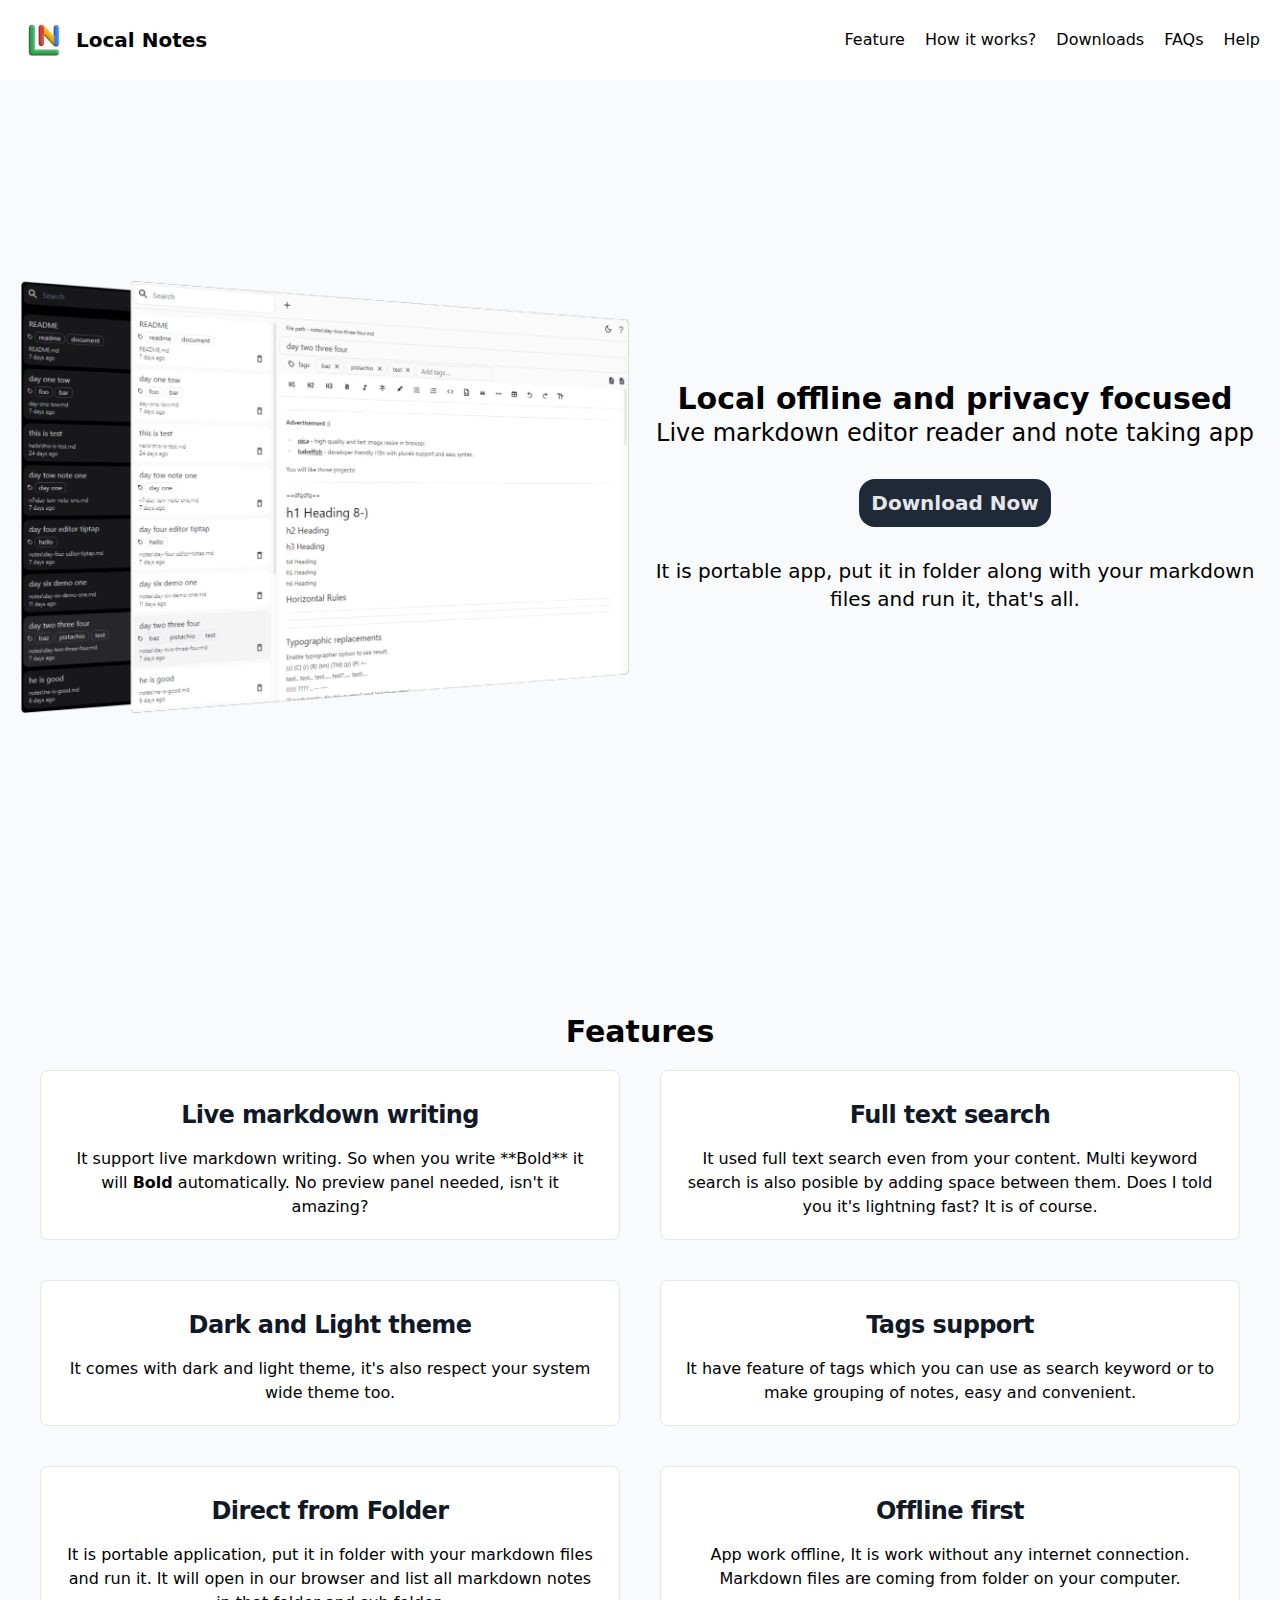
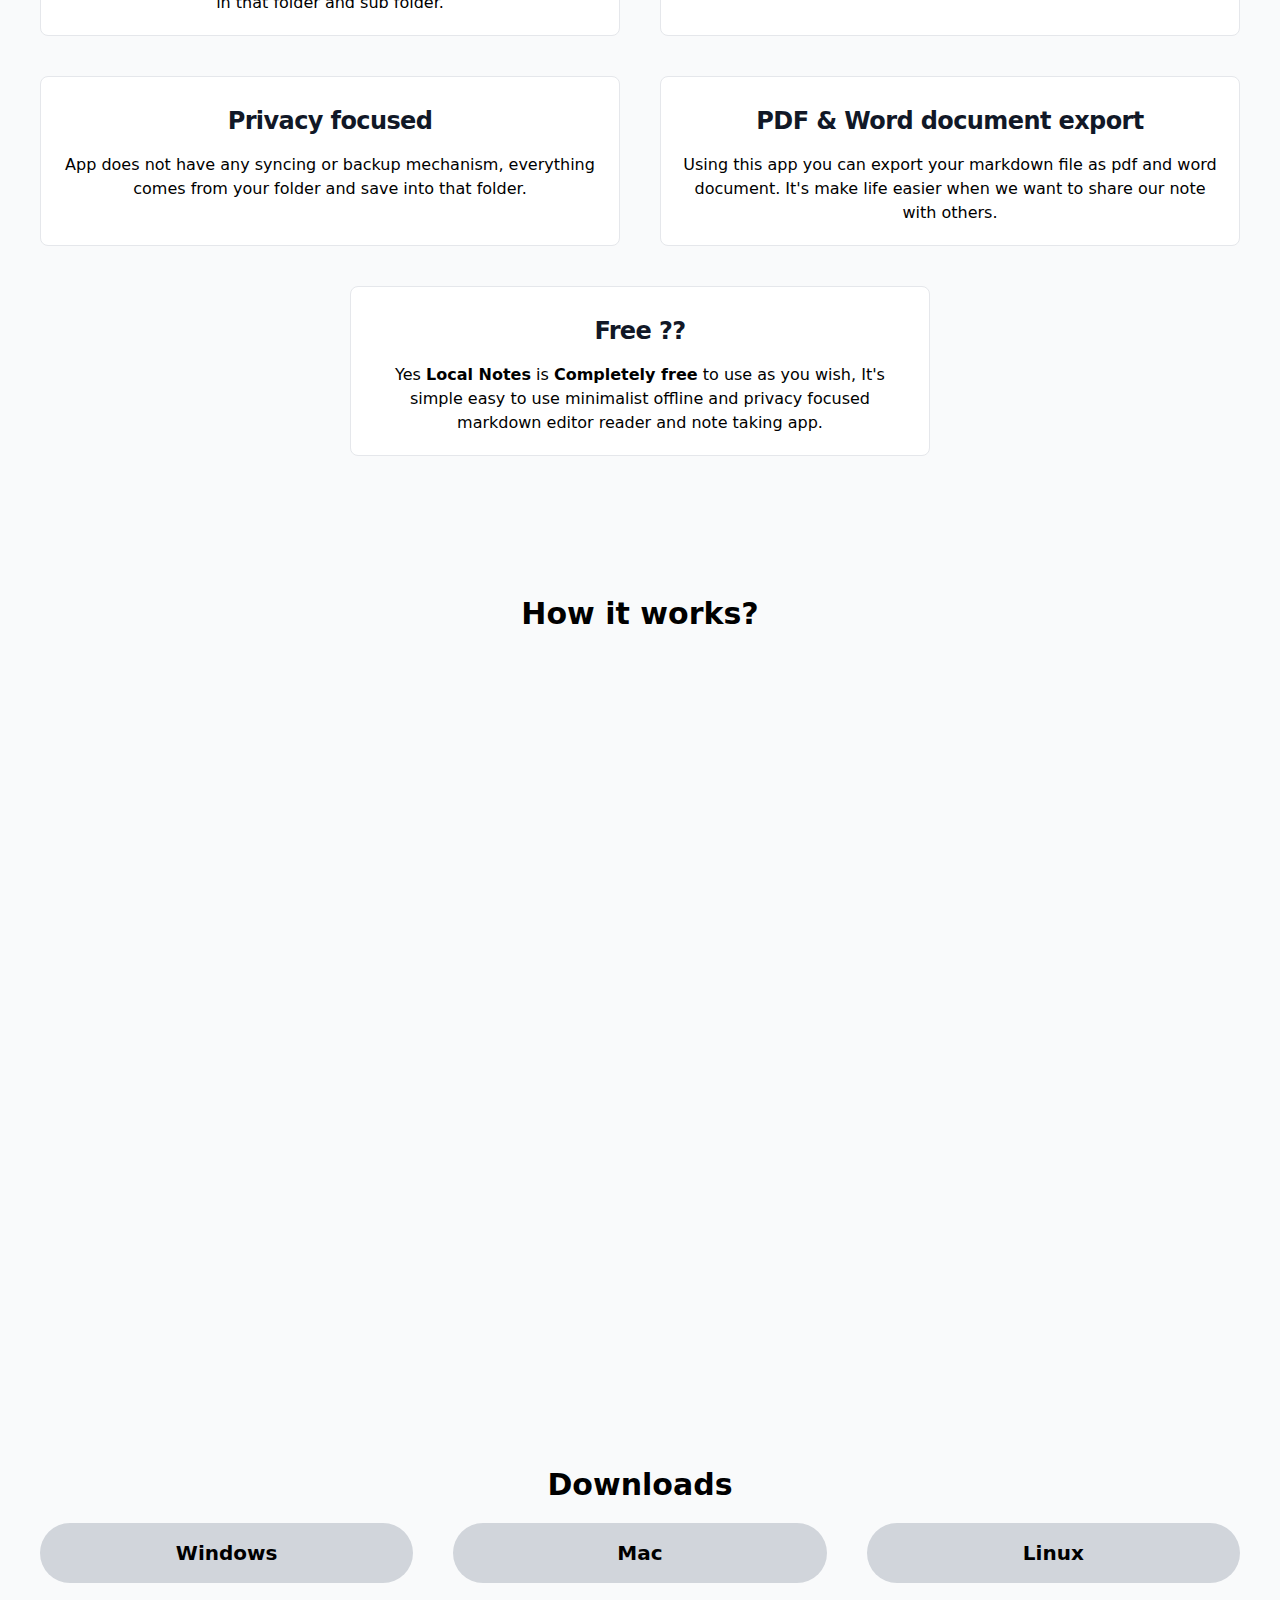
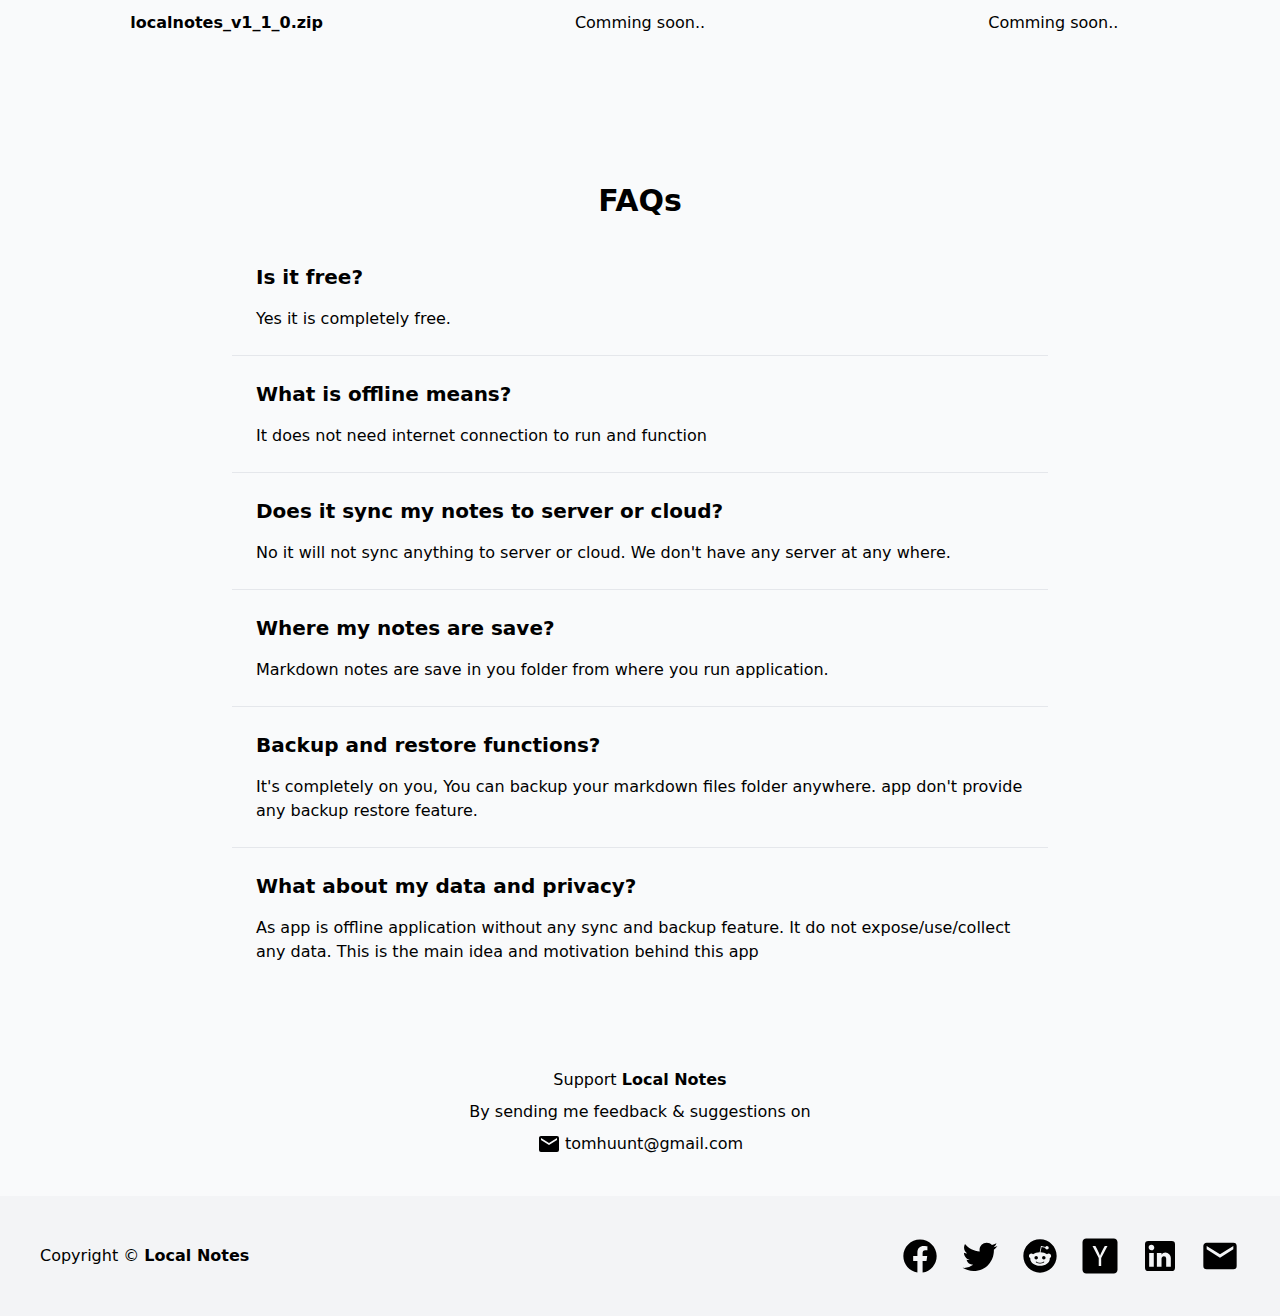
<file: index.html>
<!DOCTYPE html>
<html lang="en">

<head>
    <meta charset="UTF-8" />
    <meta name="viewport" content="width=device-width, initial-scale=1, shrink-to-fit=no" />

    <title>Markdown notes live markdown editor reader note taking app</title>
    <!-- SEO Meta Tags -->
    <meta name="description"
        content="Markdown editor reader note taking app with live markdown writing, offline and privacy focused, light & dark theme, markdown to pdf & markdown to word export." />
    <meta name="author" content="Tom hunt" />

    <!-- OG Meta Tags to improve the way the post looks when you share the page on Facebook, Twitter, LinkedIn -->
    <meta property="og:site_name" content="Local Notes" /> <!-- website name -->
    <meta property="og:site" content="https://localnotes.github.io/" /> <!-- website link -->
    <meta property="og:title" content="Markdown notes live markdown editor reader note taking app" />
    <!-- title shown in the actual shared post -->
    <meta property="og:description"
        content="Markdown editor reader note taking app with live markdown writing, offline and privacy focused, light & dark theme, markdown to pdf & markdown to word export." />
    <!-- description shown in the actual shared post -->
    <meta property="og:image" content="https://localnotes.github.io/assets/dark_and_light_theme.png" />
    <!-- image link, make sure it's jpg -->
    <meta property="og:url" content="https://localnotes.github.io/" /> <!-- where do you want your post to link to -->
    <meta name="twitter:card" content="summary_large_image" /> <!-- to have large image post format in Twitter -->


    <link href="output.css" rel="stylesheet">
</head>

<body class="bg-gray-50">
   
    <div class=" h-full lg:sticky top-0 bg-white pb-10 px-5 lg:pb-0 z-50">
        <div class="h-auto lg:h-20 max-w-7xl mx-auto flex items-center justify-between flex-col lg:flex-row  ">
            <a class="flex items-center justify-start flex-row" href="index.html">
                <img src="assets/icon_32.png" alt="Local Notes logo" class="p-2">
                <div class="w-auto p-2 text-xl font-semibold">Local Notes</div>
            </a>
            <div class="flex items-center justify-end lg:justify-center flex-col lg:flex-row gap-5">
                <a href="#feature">Feature</a>
                <a href="#howitworks">How it works?</a>
                <a href="#downloads"> Downloads </a>
                <a href="#faq">FAQs</a>
                <a href="help.html">Help</a>
            </div>
        </div>
     </div>   
    <div class="max-w-7xl mx-auto h-full">
       
        <div class="h-10">
        </div>
        <div class="h-full grid grid-cols-1 md:grid-cols-2 w-full px-5 py-10 md:py-20 lg:py-40 gap-5">
            <div class="flex items-center justify-center w-full">
                <img src="assets/dark_and_light_theme.png" alt="Dark and Light theme Screens">
            </div>
            <div class="flex flex-col items-center justify-center">
                <span class="text-3xl font-semibold">Local offline and privacy focused</span>
                <span class="text-2xl ">Live markdown editor reader and note taking app</span>
                <div class="p-10">
                    <a href="localnotes_v1_1_0.zip"><span
                            class="bg-gray-800 text-gray-200 p-3 text-xl font-semibold rounded-2xl hover:text-gray-100 hover:bg-gray-600">Download
                            Now</span></a>
                </div>
                <span class="text-xl text-center">It is portable app, put it in folder along with your markdown files
                    and run it, that's all.</span>
            </div>
            
        </div>
        <div class="h-10">
        </div>
    </div>
    
        <div id="feature" class="max-w-7xl mx-auto pt-20 p-10 flex items-center justify-between flex-col ">
            <div  class="text-3xl font-semibold p-5">
                Features
            </div>
            <div class="grid grid-cols-2 md:grid-cols-4 gap-10 w-full justify-center">
                <div
                    class="flex flex-col self-start items-center justify-start p-5 col-span-2 bg-white rounded-lg border border-gray-200 h-full ">
                    <span class="text-2xl p-2 font-semibold mb-2 tracking-tight text-gray-900">
                        Live markdown writing
                    </span>
                    <span class="text-center">
                        It support live markdown writing. So when you write
                        **Bold** it will
                        <strong>Bold</strong> automatically. No preview panel needed, isn't it amazing?
                    </span>
                </div>
                <div
                    class="flex flex-col self-start items-center justify-start p-5 col-span-2 bg-white rounded-lg border border-gray-200 h-full ">
                    <span class="text-2xl p-2 font-semibold mb-2 tracking-tight text-gray-900">
                        Full text search
                    </span>
                    <span class="text-center">
                        It used full text search even from your content. Multi keyword search
                        is also posible by adding space between them. Does I told you it's lightning fast? It is of
                        course.
                    </span>
                </div>
                <div
                    class="flex flex-col self-start items-center justify-start p-5 col-span-2 bg-white rounded-lg border border-gray-200 h-full">
                    <span class="text-2xl p-2 font-semibold mb-2 tracking-tight text-gray-900">
                        Dark and Light theme
                    </span>
                    <span class=" text-center">
                        It comes with dark and light theme, it's also respect your system wide
                        theme too.
                    </span>
                </div>
                <div
                    class="flex flex-col self-start items-center justify-start p-5 col-span-2 bg-white rounded-lg border border-gray-200 h-full">
                    <span class="text-2xl p-2 font-semibold mb-2 tracking-tight text-gray-900">
                        Tags support
                    </span>
                    <span class=" text-center">
                        It have feature of tags which you can use as search keyword or to make
                        grouping of notes, easy and convenient.
                    </span>
                </div>
                <div
                    class="flex flex-col self-start items-center justify-start p-5 col-span-2 bg-white rounded-lg border border-gray-200 h-full">
                    <span class="text-2xl p-2 font-semibold mb-2 tracking-tight text-gray-900">
                        Direct from Folder
                    </span>
                    <span class=" text-center">
                        It is portable application, put it in folder with your markdown files and run it. It will open
                        in our browser
                        and list all markdown notes in that folder and sub folder.
                    </span>
                </div>
                <div
                    class="flex flex-col self-start items-center justify-start p-5 col-span-2 bg-white rounded-lg border border-gray-200 h-full">
                    <span class="text-2xl p-2 font-semibold mb-2 tracking-tight text-gray-900">
                        Offline first
                    </span>
                    <span class=" text-center">
                        App work offline, It is work without any internet connection. Markdown
                        files are coming from folder on your computer.
                    </span>
                </div>
                <div
                    class="flex flex-col self-start items-center justify-start p-5 col-span-2 bg-white rounded-lg border border-gray-200 h-full">
                    <span class="text-2xl p-2 font-semibold mb-2 tracking-tight text-gray-900">
                        Privacy focused
                    </span>
                    <span class=" text-center">
                        App does not have any syncing or backup mechanism, everything comes from your folder and save
                        into that folder.
                    </span>
                </div>
                <div
                    class="flex flex-col self-start items-center justify-start p-5 col-span-2 bg-white rounded-lg border border-gray-200 h-full">
                    <span class="text-2xl p-2 font-semibold mb-2 tracking-tight text-gray-900">
                        PDF & Word document export
                    </span>
                    <span class=" text-center">
                        Using this app you can export your markdown file as pdf and word document. It's make life easier
                        when we want to share our note with others.
                    </span>
                </div>
                <div
                    class="flex flex-col items-center self-start justify-start p-5 md:col-start-2 col-span-2 bg-white rounded-lg border border-gray-200 h-full">
                    <span class="text-2xl p-2 font-semibold mb-2 tracking-tight text-gray-900">
                        Free ??
                    </span>
                    <span class=" text-center">
                        Yes <strong>Local Notes</strong> is <strong>Completely free</strong> to use as you wish, It's
                        simple easy to use minimalist offline and privacy focused markdown editor reader and note taking
                        app.
                    </span>
                </div>
            </div>
        </div>
    


        <div id="howitworks" class="max-w-7xl mx-auto  pt-20 p-10 flex items-center justify-center flex-col">
            <div  class="text-3xl font-semibold p-5">
                How it works?
            </div>
            <div class="w-full aspect-w-16 aspect-h-9">
                <iframe width="560" height="315" src="https://www.youtube-nocookie.com/embed/PwjMCHSCKyA?controls=0" title="YouTube video player" frameborder="0" allow="accelerometer; autoplay; clipboard-write; encrypted-media; gyroscope; picture-in-picture" allowfullscreen></iframe>
              </div>
    
        </div>

    <div id="downloads" class="max-w-7xl mx-auto  pt-20 p-10 flex items-center justify-between flex-col">
        <div  class="text-3xl font-semibold p-5">
            Downloads
        </div>
        <div class="grid grid-cols-1 md:grid-cols-3 gap-10 w-full">
            <div class="flex items-center  self-start justify-center flex-col ">
                <div class="w-full p-4 mb-5 bg-gray-300 text-xl font-semibold text-center rounded-full">Windows</div>
                <div class="p-2 flex flex-col items-center justify-center">
                    <a href="localnotes_v1_1_0.zip" class="font-semibold">localnotes_v1_1_0.zip</a>
                </div>
            </div>
            <div class="flex items-center self-start justify-center flex-col">
                <div class="w-full p-4 mb-5 bg-gray-300 text-xl font-semibold text-center rounded-full">Mac</div>
                <div class="p-2">
                    <a href="#">Comming soon..</a>
                </div>
            </div>
            <div class="flex items-center self-start justify-center flex-col">
                <div class="w-full p-4 mb-5 bg-gray-300 text-xl font-semibold text-center rounded-full">Linux</div>
                <div class="p-2">
                    <a href="#">Comming soon..</a>
                </div>
            </div>
        </div>

    </div>

   

    <div id="faq" class="max-w-4xl mx-auto  pt-20  p-10 flex items-center justify-between flex-col">
        <div class="text-3xl font-semibold p-5">
            FAQs
        </div>
        <div class="w-full p-4 border-b">
            <div class="w-full p-2 text-xl font-semibold  text-left ">Is it free?</div>
            <div class="p-2 ">Yes it is completely free.</div>
        </div>
        <div class="w-full p-4 border-b">
            <div class="w-full p-2 text-xl font-semibold  text-left ">What is offline means?</div>
            <div class="p-2">It does not need internet connection to run and function</div>
        </div>
        <div class="w-full p-4 border-b">
            <div class="w-full p-2 text-xl font-semibold  text-left ">Does it sync my notes to server or cloud?</div>
            <div class="p-2">No it will not sync anything to server or cloud. We don't have any server at any where.
            </div>
        </div>
        <div class="w-full p-4 border-b">
            <div class="w-full p-2 text-xl font-semibold  text-left ">Where my notes are save?</div>
            <div class="p-2">Markdown notes are save in you folder from where you run application.</div>
        </div>
        <div class="w-full p-4 border-b">
            <div class="w-full p-2 text-xl font-semibold  text-left ">Backup and restore functions?</div>
            <div class="p-2">It's completely on you, You can backup your markdown files folder anywhere. app don't
                provide any backup restore feature.</div>
        </div>
        <div class="w-full p-4">
            <div class="w-full p-2 text-xl font-semibold  text-left ">What about my data and privacy?</div>
            <div class="p-2">As app is offline application without any sync and backup feature. It do not
                expose/use/collect any data. This is the main idea and motivation behind this app</div>
        </div>
    </div>
    <div class="max-w-4xl mx-auto p-10 flex flex-col gap-2 items-center justify-center">


        <div>Support <strong>Local Notes</strong></div>
        <div>By sending me feedback & suggestions on</div>
        <div><a href="mailto:tomhuunt@gmail.com?subject=Local Notes - feedback">
                <div class="flex gap-1">
                    <svg viewBox="0 0 24 24" class="fill-current hover:text-gray-600 h-6">
                        <path fill="currentColor"
                            d="m20 8l-8 5l-8-5V6l8 5l8-5m0-2H4c-1.11 0-2 .89-2 2v12a2 2 0 0 0 2 2h16a2 2 0 0 0 2-2V6a2 2 0 0 0-2-2Z" />
                    </svg> tomhuunt@gmail.com
                </div>
            </a></div>

    </div>

    <div class="w-full bg-gray-100 p-10 ">
        <div class="max-w-7xl mx-auto flex flex-col md:flex-row  items-center justify-between ">
            <div>Copyright © <strong>Local Notes</strong></div>
            
            <div class="flex flex-row  items-center justify-between gap-5">
                <div>
                    <a target="_blank" href="https://www.facebook.com/sharer/sharer.php?u=https://localnotes.github.io/">

                        <svg viewBox="0 0 24 24" class="h-10 w-10 fill-current hover:text-gray-600">
                            <path fill="currentColor"
                                d="M12 2.04c-5.5 0-10 4.49-10 10.02c0 5 3.66 9.15 8.44 9.9v-7H7.9v-2.9h2.54V9.85c0-2.51 1.49-3.89 3.78-3.89c1.09 0 2.23.19 2.23.19v2.47h-1.26c-1.24 0-1.63.77-1.63 1.56v1.88h2.78l-.45 2.9h-2.33v7a10 10 0 0 0 8.44-9.9c0-5.53-4.5-10.02-10-10.02Z" />
                        </svg>
                    </a>
                </div>
                <div>
                    <a href="https://twitter.com/intent/tweet?url=https://localnotes.github.io/" target="_blank">
                        <svg viewBox="0 0 24 24" class="h-10 w-10 fill-current hover:text-gray-600">
                            <path fill="currentColor"
                                d="M22.46 6c-.77.35-1.6.58-2.46.69c.88-.53 1.56-1.37 1.88-2.38c-.83.5-1.75.85-2.72 1.05C18.37 4.5 17.26 4 16 4c-2.35 0-4.27 1.92-4.27 4.29c0 .34.04.67.11.98C8.28 9.09 5.11 7.38 3 4.79c-.37.63-.58 1.37-.58 2.15c0 1.49.75 2.81 1.91 3.56c-.71 0-1.37-.2-1.95-.5v.03c0 2.08 1.48 3.82 3.44 4.21a4.22 4.22 0 0 1-1.93.07a4.28 4.28 0 0 0 4 2.98a8.521 8.521 0 0 1-5.33 1.84c-.34 0-.68-.02-1.02-.06C3.44 20.29 5.7 21 8.12 21C16 21 20.33 14.46 20.33 8.79c0-.19 0-.37-.01-.56c.84-.6 1.56-1.36 2.14-2.23Z" />
                        </svg>
                    </a>
                </div>
                <div>
                    <a target="_blank" href="https://reddit.com/submit?url=https://localnotes.github.io/">
                        <svg viewBox="0 0 24 24" class="h-10 w-10 fill-current hover:text-gray-600">
                            <path fill="currentColor"
                                d="M14.5 15.41c.08.09.08.28 0 .39c-.73.7-2.09.76-2.5.76c-.39 0-1.75-.06-2.46-.76c-.1-.11-.1-.3 0-.39c.11-.1.28-.1.38 0c.46.46 1.41.59 2.08.59c.69 0 1.66-.13 2.1-.59c.11-.1.28-.1.4 0m-3.75-2.37c0-.57-.47-1.04-1.04-1.04c-.57 0-1.04.47-1.04 1.04c0 .57.47 1.05 1.04 1.04c.57 0 1.04-.47 1.04-1.04M14.29 12c-.57 0-1.04.5-1.04 1.05s.47 1.04 1.04 1.04c.57 0 1.04-.48 1.04-1.04c0-.55-.47-1.05-1.04-1.05M22 12c0 5.5-4.5 10-10 10S2 17.5 2 12S6.5 2 12 2s10 4.5 10 10m-3.33 0c0-.81-.67-1.46-1.45-1.46c-.4 0-.76.16-1.02.41c-1-.72-2.37-1.18-3.9-1.24l.67-3.13l2.17.47c.02.55.48.99 1.04.99c.57 0 1.04-.47 1.04-1.04c0-.57-.47-1.04-1.04-1.04c-.41 0-.77.24-.93.59l-2.43-.52c-.07-.03-.14 0-.19.04c-.06.04-.09.1-.1.17l-.74 3.48c-1.55.05-2.95.51-3.97 1.24c-.26-.25-.62-.4-1.01-.4c-.81 0-1.46.65-1.46 1.44c0 .61.36 1.11.86 1.34c-.02.16-.03.28-.03.44c0 2.22 2.61 4.07 5.82 4.07c3.23 0 5.85-1.82 5.85-4.07c0-.14-.01-.28-.04-.44c.5-.23.86-.74.86-1.34Z" />
                        </svg>
                    </a>
                </div>
                <div>
                    <a target="_blank" href="https://news.ycombinator.com/submitlink?u=https://localnotes.github.io/">
                        <svg viewBox="0 0 448 512" class="h-10 w-10 fill-current hover:text-gray-600">
                            <path fill="currentColor"
                                d="M400 32H48C21.5 32 0 53.5 0 80v352c0 26.5 21.5 48 48 48h352c26.5 0 48-21.5 48-48V80c0-26.5-21.5-48-48-48zM21.2 229.2H21c.1-.1.2-.3.3-.4c0 .1 0 .3-.1.4zm218 53.9V384h-31.4V281.3L128 128h37.3c52.5 98.3 49.2 101.2 59.3 125.6c12.3-27 5.8-24.4 60.6-125.6H320l-80.8 155.1z" />
                        </svg>
                    </a>
                </div>
                <div>
                    <a target="_blank" href="https://www.linkedin.com/shareArticle?url=https://localnotes.github.io/">
                        <svg viewBox="0 0 24 24" class="h-10 w-10 fill-current hover:text-gray-600">
                            <path fill="currentColor"
                                d="M19 3a2 2 0 0 1 2 2v14a2 2 0 0 1-2 2H5a2 2 0 0 1-2-2V5a2 2 0 0 1 2-2h14m-.5 15.5v-5.3a3.26 3.26 0 0 0-3.26-3.26c-.85 0-1.84.52-2.32 1.3v-1.11h-2.79v8.37h2.79v-4.93c0-.77.62-1.4 1.39-1.4a1.4 1.4 0 0 1 1.4 1.4v4.93h2.79M6.88 8.56a1.68 1.68 0 0 0 1.68-1.68c0-.93-.75-1.69-1.68-1.69a1.69 1.69 0 0 0-1.69 1.69c0 .93.76 1.68 1.69 1.68m1.39 9.94v-8.37H5.5v8.37h2.77Z" />
                        </svg>
                    </a>
                </div>
                <div>
                    <a href="mailto:?subject=Local Notes&body=https://localnotes.github.io/">
                        <svg viewBox="0 0 24 24" class="h-10 w-10 fill-current hover:text-gray-600">
                            <path fill="currentColor"
                                d="m20 8l-8 5l-8-5V6l8 5l8-5m0-2H4c-1.11 0-2 .89-2 2v12a2 2 0 0 0 2 2h16a2 2 0 0 0 2-2V6a2 2 0 0 0-2-2Z" />
                        </svg>
                    </a>
                </div>
            </div>
        </div>
    </div>
</body>

</html>
</file>
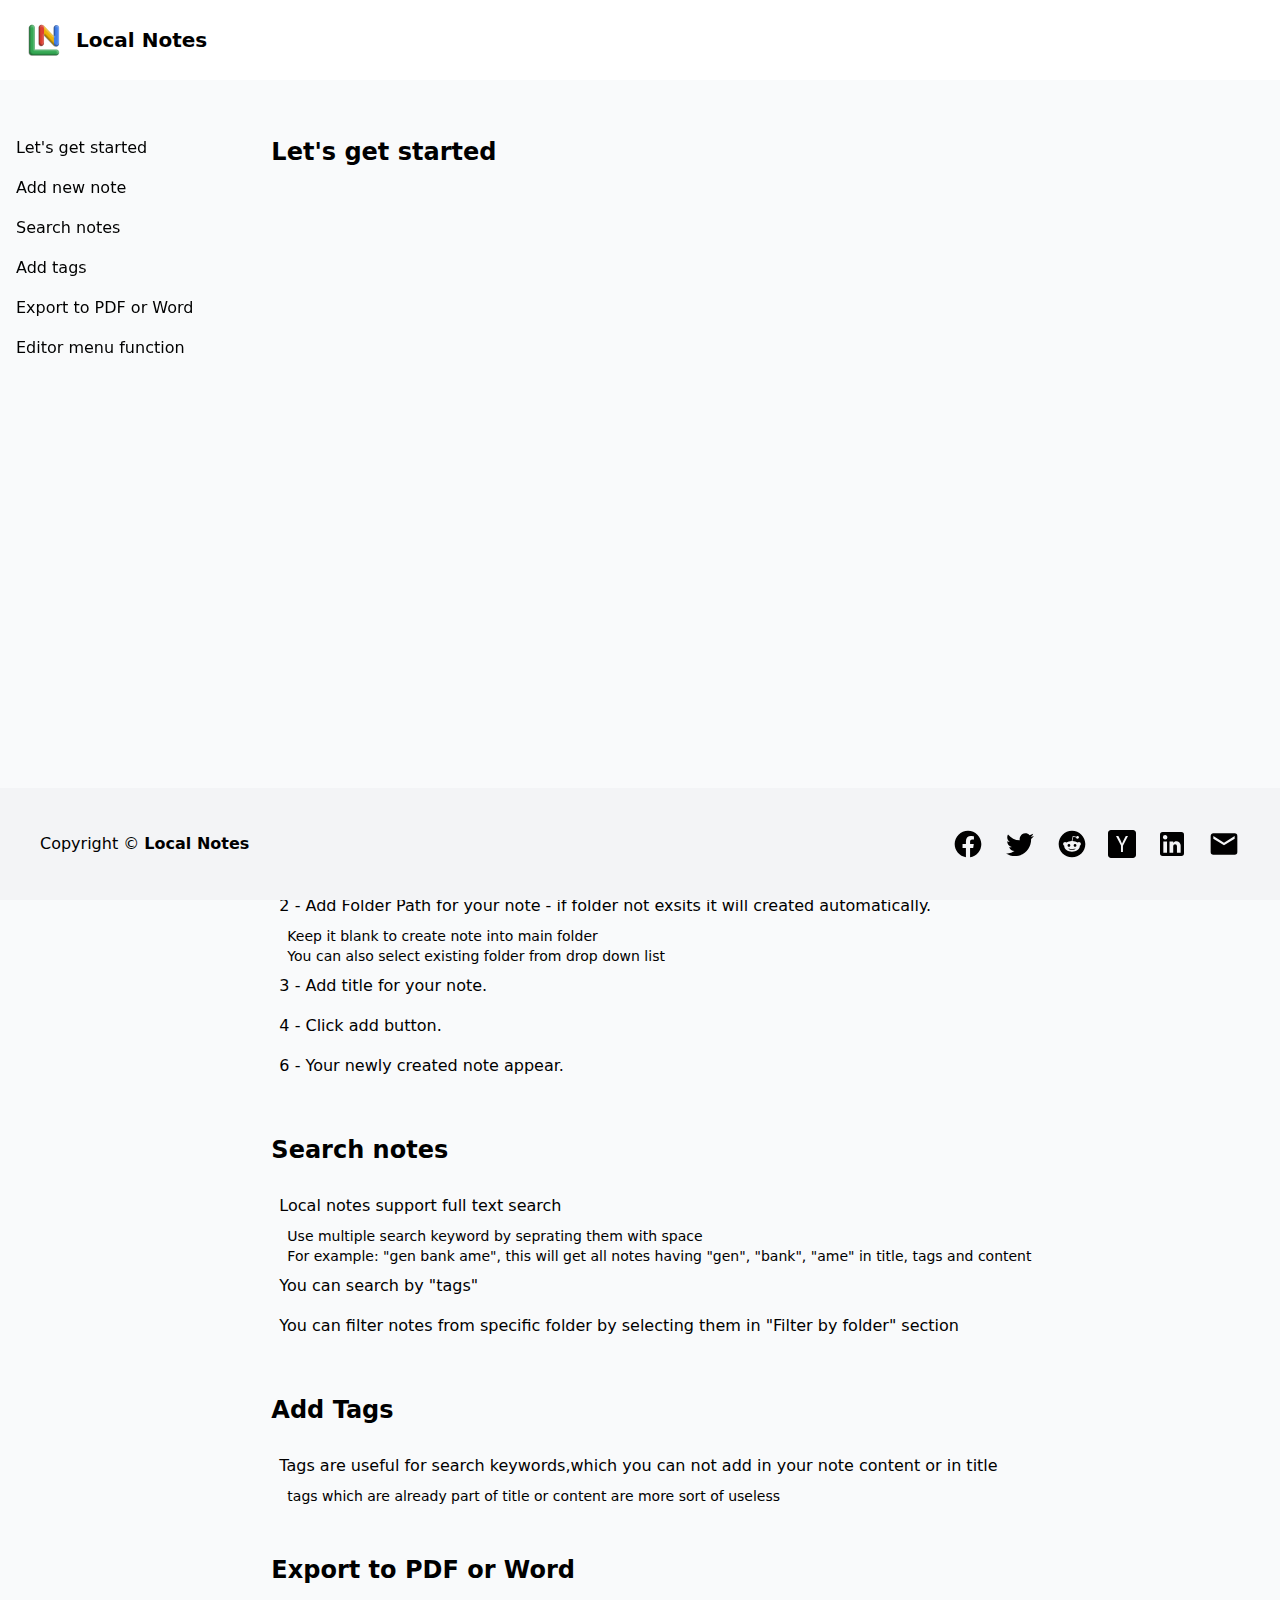
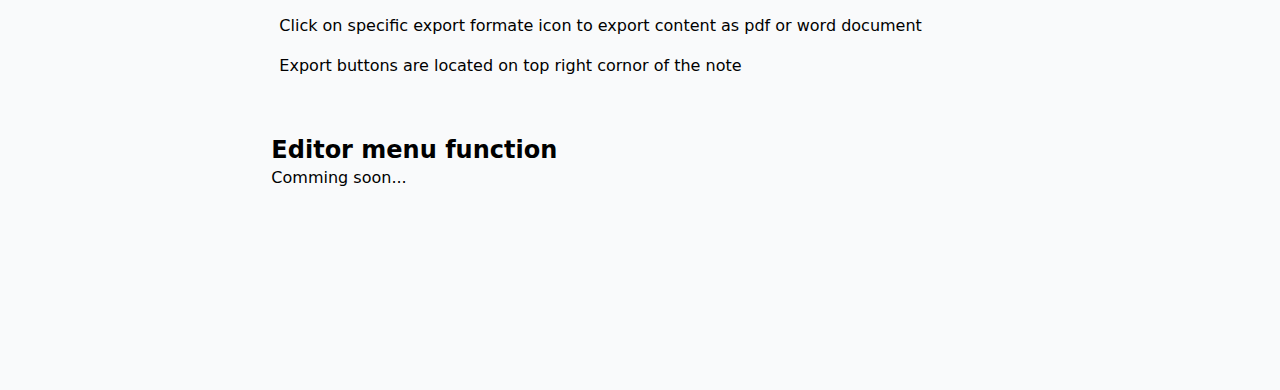
<file: help.html>
<!DOCTYPE html>
<html lang="en">

<head>
    <meta charset="UTF-8" />
    <meta name="viewport" content="width=device-width, initial-scale=1, shrink-to-fit=no" />

    <title>How it works - Local notes</title>
    <!-- SEO Meta Tags -->
    <meta name="description"
        content="Get started with local notes." />
    
    <link href="output.css" rel="stylesheet">
</head>

<body class="bg-gray-50 h-screen">
    <div class="bg-white pb-10 px-5 lg:pb-0 ">
        <div class="h-auto lg:h-20 max-w-7xl mx-auto flex items-center justify-between flex-col lg:flex-row  ">
            <a class="flex items-center justify-start flex-row" href="index.html">
                <img src="assets/icon_32.png" alt="Local Notes logo" class="p-2">
                <div class="w-auto p-2 text-xl font-semibold">Local Notes</div>
            </a>
        </div>
     </div>   
    <div class="max-w-7xl mx-auto  ">
        
        <div class="h-10">
        </div>
        <div class="flex flex-col lg:flex-row justify-start">
            <div class="w-full lg:w-3/12">
                <div class="sticky top-0 flex flex-col items-center lg:items-start justify-between p-2">
                    <div class="p-2"><a href="#StartUsingIt">Let's get started</a> </div>
                    <div class="p-2"><a href="#AddNewNote">Add new note</a> </div>
                    <div class="p-2"><a href="#SearchNotes">Search notes</a> </div>
                    <div class="p-2"><a href="#AddTags">Add tags</a> </div>
                    <div class="p-2"><a href="#Export">Export to PDF or Word</a> </div>
                    <div class="p-2"><a href="#EditorMenu">Editor menu function</a> </div>
                </div>
            </div>
            <div class="w-full flex flex-col items-start justify-start p-2">
                <div class="p-2 pb-10 w-full" id="StartUsingIt">
                    <h1 class="text-2xl font-semibold pb-5">Let's get started</h1>
                    <div>
                        <div class="w-full aspect-w-16 aspect-h-9">
                            <iframe width="560" height="315" src="https://www.youtube-nocookie.com/embed/PwjMCHSCKyA?controls=0" title="YouTube video player" frameborder="0" allow="accelerometer; autoplay; clipboard-write; encrypted-media; gyroscope; picture-in-picture" allowfullscreen></iframe>
                          </div>
                    </div>
                </div>
                <div class="p-2 pb-10 w-full" id="AddNewNote">
                    <h1 class="text-2xl font-semibold">Add new note</h1>
                    <div class="h-5"></div>
                    <p class="p-2">1 - Click on the "+" icon which is besides the search box</p>
                    <p class="p-2">2 - Add Folder Path for your note - if folder not exsits it will created automatically.</p>
                    <p class="px-4 text-sm">Keep it blank to create note into main folder</p>
                    <p class="px-4 text-sm">You can also select existing folder from drop down list</p>
                    <p class="p-2">3 - Add title for your note.</p>
                    <p class="p-2">4 - Click add button.</p>
                    <p class="p-2">6 - Your newly created note appear.</p>
                </div>
                <div class="p-2 pb-10 w-full" id="SearchNotes">
                    <h1 class="text-2xl font-semibold">Search notes</h1>
                    <div class="h-5"></div>
                    <p class="p-2">Local notes support full text search</p>
                    <p class="px-4 text-sm">Use multiple search keyword by seprating them with space</p>
                    <p class="px-4 text-sm">For example: "gen bank ame", this will get all notes having "gen", "bank", "ame" in title, tags and content</p>
                    <p class="p-2">You can search by "tags"</p>
                    <p class="p-2">You can filter notes from specific folder by selecting them in "Filter by folder" section</p>
                </div>
                <div class="p-2 pb-10 w-full" id="AddTags">
                    <h1 class="text-2xl font-semibold">Add Tags</h1>
                    <div class="h-5"></div>
                    <p class="p-2">Tags are useful for search keywords,which you can not add in your note content or in title</p>
                    <p class="px-4 text-sm">tags which are already part of title or content are more sort of useless</p>
                </div>
                <div class="p-2 pb-10 w-full" id="Export">
                    <h1 class="text-2xl font-semibold">Export to PDF or Word</h1>
                    <div class="h-5"></div>
                    <p class="p-2">Click on specific export formate icon to export content as pdf or word document</p>
                    <p class="p-2">Export buttons are located on top right cornor of the note</p>
                </div>
                <div class="p-2 pb-10 w-full" id="EditorMenu">
                    <h1 class="text-2xl font-semibold">Editor menu function</h1>
                    <p>Comming soon...</p>
                </div>
            </div>
        </div>
        <div class="h-10">
        </div>
    </div>


    <div class="w-full bg-gray-100 p-10 sticky bottom-0">
        <div class="max-w-7xl mx-auto flex flex-col md:flex-row  items-center justify-between ">
            <div>Copyright © <strong>Local Notes</strong></div>
            <div class="flex flex-row  items-center justify-between gap-5">
                <div>
                    <a target="_blank" href="https://www.facebook.com/sharer/sharer.php?u=https://localnotes.github.io/">

                        <svg width="32" height="32" viewBox="0 0 24 24" class="fill-current hover:text-gray-600">
                            <path fill="currentColor"
                                d="M12 2.04c-5.5 0-10 4.49-10 10.02c0 5 3.66 9.15 8.44 9.9v-7H7.9v-2.9h2.54V9.85c0-2.51 1.49-3.89 3.78-3.89c1.09 0 2.23.19 2.23.19v2.47h-1.26c-1.24 0-1.63.77-1.63 1.56v1.88h2.78l-.45 2.9h-2.33v7a10 10 0 0 0 8.44-9.9c0-5.53-4.5-10.02-10-10.02Z" />
                        </svg>
                    </a>
                </div>
                <div>
                    <a href="https://twitter.com/intent/tweet?url=https://localnotes.github.io/" target="_blank">
                        <svg width="32" height="32" viewBox="0 0 24 24" class="fill-current hover:text-gray-600">
                            <path fill="currentColor"
                                d="M22.46 6c-.77.35-1.6.58-2.46.69c.88-.53 1.56-1.37 1.88-2.38c-.83.5-1.75.85-2.72 1.05C18.37 4.5 17.26 4 16 4c-2.35 0-4.27 1.92-4.27 4.29c0 .34.04.67.11.98C8.28 9.09 5.11 7.38 3 4.79c-.37.63-.58 1.37-.58 2.15c0 1.49.75 2.81 1.91 3.56c-.71 0-1.37-.2-1.95-.5v.03c0 2.08 1.48 3.82 3.44 4.21a4.22 4.22 0 0 1-1.93.07a4.28 4.28 0 0 0 4 2.98a8.521 8.521 0 0 1-5.33 1.84c-.34 0-.68-.02-1.02-.06C3.44 20.29 5.7 21 8.12 21C16 21 20.33 14.46 20.33 8.79c0-.19 0-.37-.01-.56c.84-.6 1.56-1.36 2.14-2.23Z" />
                        </svg>
                    </a>
                </div>
                <div>
                    <a target="_blank" href="https://reddit.com/submit?url=https://localnotes.github.io/">
                        <svg width="32" height="32" viewBox="0 0 24 24" class="fill-current hover:text-gray-600">
                            <path fill="currentColor"
                                d="M14.5 15.41c.08.09.08.28 0 .39c-.73.7-2.09.76-2.5.76c-.39 0-1.75-.06-2.46-.76c-.1-.11-.1-.3 0-.39c.11-.1.28-.1.38 0c.46.46 1.41.59 2.08.59c.69 0 1.66-.13 2.1-.59c.11-.1.28-.1.4 0m-3.75-2.37c0-.57-.47-1.04-1.04-1.04c-.57 0-1.04.47-1.04 1.04c0 .57.47 1.05 1.04 1.04c.57 0 1.04-.47 1.04-1.04M14.29 12c-.57 0-1.04.5-1.04 1.05s.47 1.04 1.04 1.04c.57 0 1.04-.48 1.04-1.04c0-.55-.47-1.05-1.04-1.05M22 12c0 5.5-4.5 10-10 10S2 17.5 2 12S6.5 2 12 2s10 4.5 10 10m-3.33 0c0-.81-.67-1.46-1.45-1.46c-.4 0-.76.16-1.02.41c-1-.72-2.37-1.18-3.9-1.24l.67-3.13l2.17.47c.02.55.48.99 1.04.99c.57 0 1.04-.47 1.04-1.04c0-.57-.47-1.04-1.04-1.04c-.41 0-.77.24-.93.59l-2.43-.52c-.07-.03-.14 0-.19.04c-.06.04-.09.1-.1.17l-.74 3.48c-1.55.05-2.95.51-3.97 1.24c-.26-.25-.62-.4-1.01-.4c-.81 0-1.46.65-1.46 1.44c0 .61.36 1.11.86 1.34c-.02.16-.03.28-.03.44c0 2.22 2.61 4.07 5.82 4.07c3.23 0 5.85-1.82 5.85-4.07c0-.14-.01-.28-.04-.44c.5-.23.86-.74.86-1.34Z" />
                        </svg>
                    </a>
                </div>
                <div>
                    <a target="_blank" href="https://news.ycombinator.com/submitlink?u=https://localnotes.github.io/">
                        <svg width="28" height="32" viewBox="0 0 448 512" class="fill-current hover:text-gray-600">
                            <path fill="currentColor"
                                d="M400 32H48C21.5 32 0 53.5 0 80v352c0 26.5 21.5 48 48 48h352c26.5 0 48-21.5 48-48V80c0-26.5-21.5-48-48-48zM21.2 229.2H21c.1-.1.2-.3.3-.4c0 .1 0 .3-.1.4zm218 53.9V384h-31.4V281.3L128 128h37.3c52.5 98.3 49.2 101.2 59.3 125.6c12.3-27 5.8-24.4 60.6-125.6H320l-80.8 155.1z" />
                        </svg>
                    </a>
                </div>
                <div>
                    <a target="_blank" href="https://www.linkedin.com/shareArticle?url=https://localnotes.github.io/">
                        <svg width="32" height="32" viewBox="0 0 24 24" class="fill-current hover:text-gray-600">
                            <path fill="currentColor"
                                d="M19 3a2 2 0 0 1 2 2v14a2 2 0 0 1-2 2H5a2 2 0 0 1-2-2V5a2 2 0 0 1 2-2h14m-.5 15.5v-5.3a3.26 3.26 0 0 0-3.26-3.26c-.85 0-1.84.52-2.32 1.3v-1.11h-2.79v8.37h2.79v-4.93c0-.77.62-1.4 1.39-1.4a1.4 1.4 0 0 1 1.4 1.4v4.93h2.79M6.88 8.56a1.68 1.68 0 0 0 1.68-1.68c0-.93-.75-1.69-1.68-1.69a1.69 1.69 0 0 0-1.69 1.69c0 .93.76 1.68 1.69 1.68m1.39 9.94v-8.37H5.5v8.37h2.77Z" />
                        </svg>
                    </a>
                </div>
                <div>
                    <a href="mailto:?subject=Local Notes&body=https://localnotes.github.io/">
                        <svg width="32" height="32" viewBox="0 0 24 24" class="fill-current hover:text-gray-600">
                            <path fill="currentColor"
                                d="m20 8l-8 5l-8-5V6l8 5l8-5m0-2H4c-1.11 0-2 .89-2 2v12a2 2 0 0 0 2 2h16a2 2 0 0 0 2-2V6a2 2 0 0 0-2-2Z" />
                        </svg>
                    </a>
                </div>
            </div>
        </div>
    </div>
</body>

</html>
</file>
<file: output.css>
/*
! tailwindcss v3.1.8 | MIT License | https://tailwindcss.com
*/

/*
1. Prevent padding and border from affecting element width. (https://github.com/mozdevs/cssremedy/issues/4)
2. Allow adding a border to an element by just adding a border-width. (https://github.com/tailwindcss/tailwindcss/pull/116)
*/

*,
::before,
::after {
  box-sizing: border-box;
  /* 1 */
  border-width: 0;
  /* 2 */
  border-style: solid;
  /* 2 */
  border-color: #e5e7eb;
  /* 2 */
}

::before,
::after {
  --tw-content: '';
}

/*
1. Use a consistent sensible line-height in all browsers.
2. Prevent adjustments of font size after orientation changes in iOS.
3. Use a more readable tab size.
4. Use the user's configured `sans` font-family by default.
*/

html {
  line-height: 1.5;
  /* 1 */
  -webkit-text-size-adjust: 100%;
  /* 2 */
  -moz-tab-size: 4;
  /* 3 */
  -o-tab-size: 4;
     tab-size: 4;
  /* 3 */
  font-family: ui-sans-serif, system-ui, -apple-system, BlinkMacSystemFont, "Segoe UI", Roboto, "Helvetica Neue", Arial, "Noto Sans", sans-serif, "Apple Color Emoji", "Segoe UI Emoji", "Segoe UI Symbol", "Noto Color Emoji";
  /* 4 */
}

/*
1. Remove the margin in all browsers.
2. Inherit line-height from `html` so users can set them as a class directly on the `html` element.
*/

body {
  margin: 0;
  /* 1 */
  line-height: inherit;
  /* 2 */
}

/*
1. Add the correct height in Firefox.
2. Correct the inheritance of border color in Firefox. (https://bugzilla.mozilla.org/show_bug.cgi?id=190655)
3. Ensure horizontal rules are visible by default.
*/

hr {
  height: 0;
  /* 1 */
  color: inherit;
  /* 2 */
  border-top-width: 1px;
  /* 3 */
}

/*
Add the correct text decoration in Chrome, Edge, and Safari.
*/

abbr:where([title]) {
  -webkit-text-decoration: underline dotted;
          text-decoration: underline dotted;
}

/*
Remove the default font size and weight for headings.
*/

h1,
h2,
h3,
h4,
h5,
h6 {
  font-size: inherit;
  font-weight: inherit;
}

/*
Reset links to optimize for opt-in styling instead of opt-out.
*/

a {
  color: inherit;
  text-decoration: inherit;
}

/*
Add the correct font weight in Edge and Safari.
*/

b,
strong {
  font-weight: bolder;
}

/*
1. Use the user's configured `mono` font family by default.
2. Correct the odd `em` font sizing in all browsers.
*/

code,
kbd,
samp,
pre {
  font-family: ui-monospace, SFMono-Regular, Menlo, Monaco, Consolas, "Liberation Mono", "Courier New", monospace;
  /* 1 */
  font-size: 1em;
  /* 2 */
}

/*
Add the correct font size in all browsers.
*/

small {
  font-size: 80%;
}

/*
Prevent `sub` and `sup` elements from affecting the line height in all browsers.
*/

sub,
sup {
  font-size: 75%;
  line-height: 0;
  position: relative;
  vertical-align: baseline;
}

sub {
  bottom: -0.25em;
}

sup {
  top: -0.5em;
}

/*
1. Remove text indentation from table contents in Chrome and Safari. (https://bugs.chromium.org/p/chromium/issues/detail?id=999088, https://bugs.webkit.org/show_bug.cgi?id=201297)
2. Correct table border color inheritance in all Chrome and Safari. (https://bugs.chromium.org/p/chromium/issues/detail?id=935729, https://bugs.webkit.org/show_bug.cgi?id=195016)
3. Remove gaps between table borders by default.
*/

table {
  text-indent: 0;
  /* 1 */
  border-color: inherit;
  /* 2 */
  border-collapse: collapse;
  /* 3 */
}

/*
1. Change the font styles in all browsers.
2. Remove the margin in Firefox and Safari.
3. Remove default padding in all browsers.
*/

button,
input,
optgroup,
select,
textarea {
  font-family: inherit;
  /* 1 */
  font-size: 100%;
  /* 1 */
  font-weight: inherit;
  /* 1 */
  line-height: inherit;
  /* 1 */
  color: inherit;
  /* 1 */
  margin: 0;
  /* 2 */
  padding: 0;
  /* 3 */
}

/*
Remove the inheritance of text transform in Edge and Firefox.
*/

button,
select {
  text-transform: none;
}

/*
1. Correct the inability to style clickable types in iOS and Safari.
2. Remove default button styles.
*/

button,
[type='button'],
[type='reset'],
[type='submit'] {
  -webkit-appearance: button;
  /* 1 */
  background-color: transparent;
  /* 2 */
  background-image: none;
  /* 2 */
}

/*
Use the modern Firefox focus style for all focusable elements.
*/

:-moz-focusring {
  outline: auto;
}

/*
Remove the additional `:invalid` styles in Firefox. (https://github.com/mozilla/gecko-dev/blob/2f9eacd9d3d995c937b4251a5557d95d494c9be1/layout/style/res/forms.css#L728-L737)
*/

:-moz-ui-invalid {
  box-shadow: none;
}

/*
Add the correct vertical alignment in Chrome and Firefox.
*/

progress {
  vertical-align: baseline;
}

/*
Correct the cursor style of increment and decrement buttons in Safari.
*/

::-webkit-inner-spin-button,
::-webkit-outer-spin-button {
  height: auto;
}

/*
1. Correct the odd appearance in Chrome and Safari.
2. Correct the outline style in Safari.
*/

[type='search'] {
  -webkit-appearance: textfield;
  /* 1 */
  outline-offset: -2px;
  /* 2 */
}

/*
Remove the inner padding in Chrome and Safari on macOS.
*/

::-webkit-search-decoration {
  -webkit-appearance: none;
}

/*
1. Correct the inability to style clickable types in iOS and Safari.
2. Change font properties to `inherit` in Safari.
*/

::-webkit-file-upload-button {
  -webkit-appearance: button;
  /* 1 */
  font: inherit;
  /* 2 */
}

/*
Add the correct display in Chrome and Safari.
*/

summary {
  display: list-item;
}

/*
Removes the default spacing and border for appropriate elements.
*/

blockquote,
dl,
dd,
h1,
h2,
h3,
h4,
h5,
h6,
hr,
figure,
p,
pre {
  margin: 0;
}

fieldset {
  margin: 0;
  padding: 0;
}

legend {
  padding: 0;
}

ol,
ul,
menu {
  list-style: none;
  margin: 0;
  padding: 0;
}

/*
Prevent resizing textareas horizontally by default.
*/

textarea {
  resize: vertical;
}

/*
1. Reset the default placeholder opacity in Firefox. (https://github.com/tailwindlabs/tailwindcss/issues/3300)
2. Set the default placeholder color to the user's configured gray 400 color.
*/

input::-moz-placeholder, textarea::-moz-placeholder {
  opacity: 1;
  /* 1 */
  color: #9ca3af;
  /* 2 */
}

input::placeholder,
textarea::placeholder {
  opacity: 1;
  /* 1 */
  color: #9ca3af;
  /* 2 */
}

/*
Set the default cursor for buttons.
*/

button,
[role="button"] {
  cursor: pointer;
}

/*
Make sure disabled buttons don't get the pointer cursor.
*/

:disabled {
  cursor: default;
}

/*
1. Make replaced elements `display: block` by default. (https://github.com/mozdevs/cssremedy/issues/14)
2. Add `vertical-align: middle` to align replaced elements more sensibly by default. (https://github.com/jensimmons/cssremedy/issues/14#issuecomment-634934210)
   This can trigger a poorly considered lint error in some tools but is included by design.
*/

img,
svg,
video,
canvas,
audio,
iframe,
embed,
object {
  display: block;
  /* 1 */
  vertical-align: middle;
  /* 2 */
}

/*
Constrain images and videos to the parent width and preserve their intrinsic aspect ratio. (https://github.com/mozdevs/cssremedy/issues/14)
*/

img,
video {
  max-width: 100%;
  height: auto;
}

*, ::before, ::after {
  --tw-border-spacing-x: 0;
  --tw-border-spacing-y: 0;
  --tw-translate-x: 0;
  --tw-translate-y: 0;
  --tw-rotate: 0;
  --tw-skew-x: 0;
  --tw-skew-y: 0;
  --tw-scale-x: 1;
  --tw-scale-y: 1;
  --tw-pan-x:  ;
  --tw-pan-y:  ;
  --tw-pinch-zoom:  ;
  --tw-scroll-snap-strictness: proximity;
  --tw-ordinal:  ;
  --tw-slashed-zero:  ;
  --tw-numeric-figure:  ;
  --tw-numeric-spacing:  ;
  --tw-numeric-fraction:  ;
  --tw-ring-inset:  ;
  --tw-ring-offset-width: 0px;
  --tw-ring-offset-color: #fff;
  --tw-ring-color: rgb(59 130 246 / 0.5);
  --tw-ring-offset-shadow: 0 0 #0000;
  --tw-ring-shadow: 0 0 #0000;
  --tw-shadow: 0 0 #0000;
  --tw-shadow-colored: 0 0 #0000;
  --tw-blur:  ;
  --tw-brightness:  ;
  --tw-contrast:  ;
  --tw-grayscale:  ;
  --tw-hue-rotate:  ;
  --tw-invert:  ;
  --tw-saturate:  ;
  --tw-sepia:  ;
  --tw-drop-shadow:  ;
  --tw-backdrop-blur:  ;
  --tw-backdrop-brightness:  ;
  --tw-backdrop-contrast:  ;
  --tw-backdrop-grayscale:  ;
  --tw-backdrop-hue-rotate:  ;
  --tw-backdrop-invert:  ;
  --tw-backdrop-opacity:  ;
  --tw-backdrop-saturate:  ;
  --tw-backdrop-sepia:  ;
}

::-webkit-backdrop {
  --tw-border-spacing-x: 0;
  --tw-border-spacing-y: 0;
  --tw-translate-x: 0;
  --tw-translate-y: 0;
  --tw-rotate: 0;
  --tw-skew-x: 0;
  --tw-skew-y: 0;
  --tw-scale-x: 1;
  --tw-scale-y: 1;
  --tw-pan-x:  ;
  --tw-pan-y:  ;
  --tw-pinch-zoom:  ;
  --tw-scroll-snap-strictness: proximity;
  --tw-ordinal:  ;
  --tw-slashed-zero:  ;
  --tw-numeric-figure:  ;
  --tw-numeric-spacing:  ;
  --tw-numeric-fraction:  ;
  --tw-ring-inset:  ;
  --tw-ring-offset-width: 0px;
  --tw-ring-offset-color: #fff;
  --tw-ring-color: rgb(59 130 246 / 0.5);
  --tw-ring-offset-shadow: 0 0 #0000;
  --tw-ring-shadow: 0 0 #0000;
  --tw-shadow: 0 0 #0000;
  --tw-shadow-colored: 0 0 #0000;
  --tw-blur:  ;
  --tw-brightness:  ;
  --tw-contrast:  ;
  --tw-grayscale:  ;
  --tw-hue-rotate:  ;
  --tw-invert:  ;
  --tw-saturate:  ;
  --tw-sepia:  ;
  --tw-drop-shadow:  ;
  --tw-backdrop-blur:  ;
  --tw-backdrop-brightness:  ;
  --tw-backdrop-contrast:  ;
  --tw-backdrop-grayscale:  ;
  --tw-backdrop-hue-rotate:  ;
  --tw-backdrop-invert:  ;
  --tw-backdrop-opacity:  ;
  --tw-backdrop-saturate:  ;
  --tw-backdrop-sepia:  ;
}

::backdrop {
  --tw-border-spacing-x: 0;
  --tw-border-spacing-y: 0;
  --tw-translate-x: 0;
  --tw-translate-y: 0;
  --tw-rotate: 0;
  --tw-skew-x: 0;
  --tw-skew-y: 0;
  --tw-scale-x: 1;
  --tw-scale-y: 1;
  --tw-pan-x:  ;
  --tw-pan-y:  ;
  --tw-pinch-zoom:  ;
  --tw-scroll-snap-strictness: proximity;
  --tw-ordinal:  ;
  --tw-slashed-zero:  ;
  --tw-numeric-figure:  ;
  --tw-numeric-spacing:  ;
  --tw-numeric-fraction:  ;
  --tw-ring-inset:  ;
  --tw-ring-offset-width: 0px;
  --tw-ring-offset-color: #fff;
  --tw-ring-color: rgb(59 130 246 / 0.5);
  --tw-ring-offset-shadow: 0 0 #0000;
  --tw-ring-shadow: 0 0 #0000;
  --tw-shadow: 0 0 #0000;
  --tw-shadow-colored: 0 0 #0000;
  --tw-blur:  ;
  --tw-brightness:  ;
  --tw-contrast:  ;
  --tw-grayscale:  ;
  --tw-hue-rotate:  ;
  --tw-invert:  ;
  --tw-saturate:  ;
  --tw-sepia:  ;
  --tw-drop-shadow:  ;
  --tw-backdrop-blur:  ;
  --tw-backdrop-brightness:  ;
  --tw-backdrop-contrast:  ;
  --tw-backdrop-grayscale:  ;
  --tw-backdrop-hue-rotate:  ;
  --tw-backdrop-invert:  ;
  --tw-backdrop-opacity:  ;
  --tw-backdrop-saturate:  ;
  --tw-backdrop-sepia:  ;
}

.aspect-w-16 {
  position: relative;
  padding-bottom: calc(var(--tw-aspect-h) / var(--tw-aspect-w) * 100%);
  --tw-aspect-w: 16;
}

.aspect-w-16 > * {
  position: absolute;
  height: 100%;
  width: 100%;
  top: 0;
  right: 0;
  bottom: 0;
  left: 0;
}

.aspect-h-9 {
  --tw-aspect-h: 9;
}

.sticky {
  position: -webkit-sticky;
  position: sticky;
}

.top-0 {
  top: 0px;
}

.bottom-0 {
  bottom: 0px;
}

.z-50 {
  z-index: 50;
}

.col-span-2 {
  grid-column: span 2 / span 2;
}

.mx-auto {
  margin-left: auto;
  margin-right: auto;
}

.mb-2 {
  margin-bottom: 0.5rem;
}

.mb-5 {
  margin-bottom: 1.25rem;
}

.flex {
  display: flex;
}

.grid {
  display: grid;
}

.h-full {
  height: 100%;
}

.h-auto {
  height: auto;
}

.h-10 {
  height: 2.5rem;
}

.h-6 {
  height: 1.5rem;
}

.h-screen {
  height: 100vh;
}

.h-5 {
  height: 1.25rem;
}

.w-auto {
  width: auto;
}

.w-full {
  width: 100%;
}

.w-10 {
  width: 2.5rem;
}

.max-w-7xl {
  max-width: 80rem;
}

.max-w-4xl {
  max-width: 56rem;
}

.grid-cols-1 {
  grid-template-columns: repeat(1, minmax(0, 1fr));
}

.grid-cols-2 {
  grid-template-columns: repeat(2, minmax(0, 1fr));
}

.flex-row {
  flex-direction: row;
}

.flex-col {
  flex-direction: column;
}

.items-start {
  align-items: flex-start;
}

.items-center {
  align-items: center;
}

.justify-start {
  justify-content: flex-start;
}

.justify-end {
  justify-content: flex-end;
}

.justify-center {
  justify-content: center;
}

.justify-between {
  justify-content: space-between;
}

.gap-5 {
  gap: 1.25rem;
}

.gap-10 {
  gap: 2.5rem;
}

.gap-2 {
  gap: 0.5rem;
}

.gap-1 {
  gap: 0.25rem;
}

.self-start {
  align-self: flex-start;
}

.rounded-2xl {
  border-radius: 1rem;
}

.rounded-lg {
  border-radius: 0.5rem;
}

.rounded-full {
  border-radius: 9999px;
}

.border {
  border-width: 1px;
}

.border-b {
  border-bottom-width: 1px;
}

.border-gray-200 {
  --tw-border-opacity: 1;
  border-color: rgb(229 231 235 / var(--tw-border-opacity));
}

.bg-gray-50 {
  --tw-bg-opacity: 1;
  background-color: rgb(249 250 251 / var(--tw-bg-opacity));
}

.bg-white {
  --tw-bg-opacity: 1;
  background-color: rgb(255 255 255 / var(--tw-bg-opacity));
}

.bg-gray-800 {
  --tw-bg-opacity: 1;
  background-color: rgb(31 41 55 / var(--tw-bg-opacity));
}

.bg-gray-300 {
  --tw-bg-opacity: 1;
  background-color: rgb(209 213 219 / var(--tw-bg-opacity));
}

.bg-gray-100 {
  --tw-bg-opacity: 1;
  background-color: rgb(243 244 246 / var(--tw-bg-opacity));
}

.fill-current {
  fill: currentColor;
}

.p-2 {
  padding: 0.5rem;
}

.p-10 {
  padding: 2.5rem;
}

.p-3 {
  padding: 0.75rem;
}

.p-5 {
  padding: 1.25rem;
}

.p-4 {
  padding: 1rem;
}

.px-5 {
  padding-left: 1.25rem;
  padding-right: 1.25rem;
}

.py-10 {
  padding-top: 2.5rem;
  padding-bottom: 2.5rem;
}

.px-2 {
  padding-left: 0.5rem;
  padding-right: 0.5rem;
}

.px-4 {
  padding-left: 1rem;
  padding-right: 1rem;
}

.pb-10 {
  padding-bottom: 2.5rem;
}

.pt-20 {
  padding-top: 5rem;
}

.pb-5 {
  padding-bottom: 1.25rem;
}

.text-left {
  text-align: left;
}

.text-center {
  text-align: center;
}

.text-xl {
  font-size: 1.25rem;
  line-height: 1.75rem;
}

.text-3xl {
  font-size: 1.875rem;
  line-height: 2.25rem;
}

.text-2xl {
  font-size: 1.5rem;
  line-height: 2rem;
}

.text-sm {
  font-size: 0.875rem;
  line-height: 1.25rem;
}

.font-semibold {
  font-weight: 600;
}

.tracking-tight {
  letter-spacing: -0.025em;
}

.text-gray-200 {
  --tw-text-opacity: 1;
  color: rgb(229 231 235 / var(--tw-text-opacity));
}

.text-gray-900 {
  --tw-text-opacity: 1;
  color: rgb(17 24 39 / var(--tw-text-opacity));
}

.filter {
  filter: var(--tw-blur) var(--tw-brightness) var(--tw-contrast) var(--tw-grayscale) var(--tw-hue-rotate) var(--tw-invert) var(--tw-saturate) var(--tw-sepia) var(--tw-drop-shadow);
}

.hover\:bg-gray-600:hover {
  --tw-bg-opacity: 1;
  background-color: rgb(75 85 99 / var(--tw-bg-opacity));
}

.hover\:text-gray-100:hover {
  --tw-text-opacity: 1;
  color: rgb(243 244 246 / var(--tw-text-opacity));
}

.hover\:text-gray-600:hover {
  --tw-text-opacity: 1;
  color: rgb(75 85 99 / var(--tw-text-opacity));
}

@media (min-width: 768px) {
  .md\:col-start-2 {
    grid-column-start: 2;
  }

  .md\:grid-cols-2 {
    grid-template-columns: repeat(2, minmax(0, 1fr));
  }

  .md\:grid-cols-4 {
    grid-template-columns: repeat(4, minmax(0, 1fr));
  }

  .md\:grid-cols-3 {
    grid-template-columns: repeat(3, minmax(0, 1fr));
  }

  .md\:flex-row {
    flex-direction: row;
  }

  .md\:py-20 {
    padding-top: 5rem;
    padding-bottom: 5rem;
  }
}

@media (min-width: 1024px) {
  .lg\:sticky {
    position: -webkit-sticky;
    position: sticky;
  }

  .lg\:h-20 {
    height: 5rem;
  }

  .lg\:w-3\/12 {
    width: 25%;
  }

  .lg\:flex-row {
    flex-direction: row;
  }

  .lg\:items-start {
    align-items: flex-start;
  }

  .lg\:justify-center {
    justify-content: center;
  }

  .lg\:py-40 {
    padding-top: 10rem;
    padding-bottom: 10rem;
  }

  .lg\:pb-0 {
    padding-bottom: 0px;
  }
}
</file>
